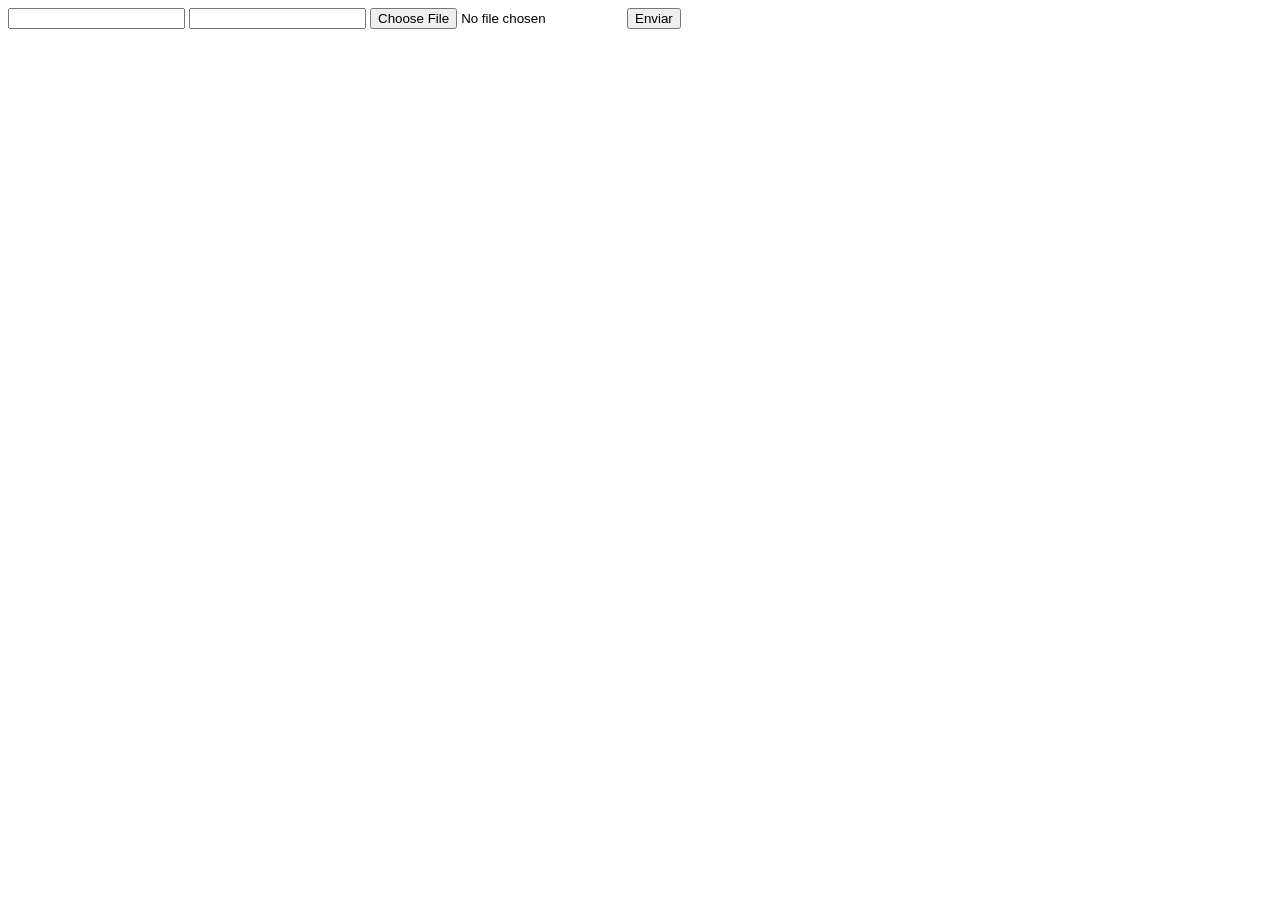
<file: DOCUMENTOS_DE_APOIO/exemplo_de_upload_de_arquivo/public/index.html>
<!DOCTYPE html>
<html lang="en">

<head>
  <meta charset="UTF-8">
  <meta http-equiv="X-UA-Compatible" content="IE=edge">
  <meta name="viewport" content="width=device-width, initial-scale=1.0">
  <title>Upload</title>
</head>

<body>

  <div>
    <input name="nome" id="nome" type="text" />
    <input name="email" id="email" type="url" />
    <input name="foto" id="foto" type="file" />
    <button onclick="enviar()">Enviar</button>
  </div>

  <div id="container"></div>
</body>

</html>

<script>
  function enviar() {
    const formData = new FormData();
    formData.append('foto', foto.files[0])
    formData.append('nome', nome.value)
    formData.append('email', email.value)

    fetch("/usuarios/cadastro", {
      method: "POST",
      body: formData
    })
      .then(res => {
        window.location = "./perfil.html"
      })
      .catch(err => {
        console.log(err);
      })
  }
</script>
</file>
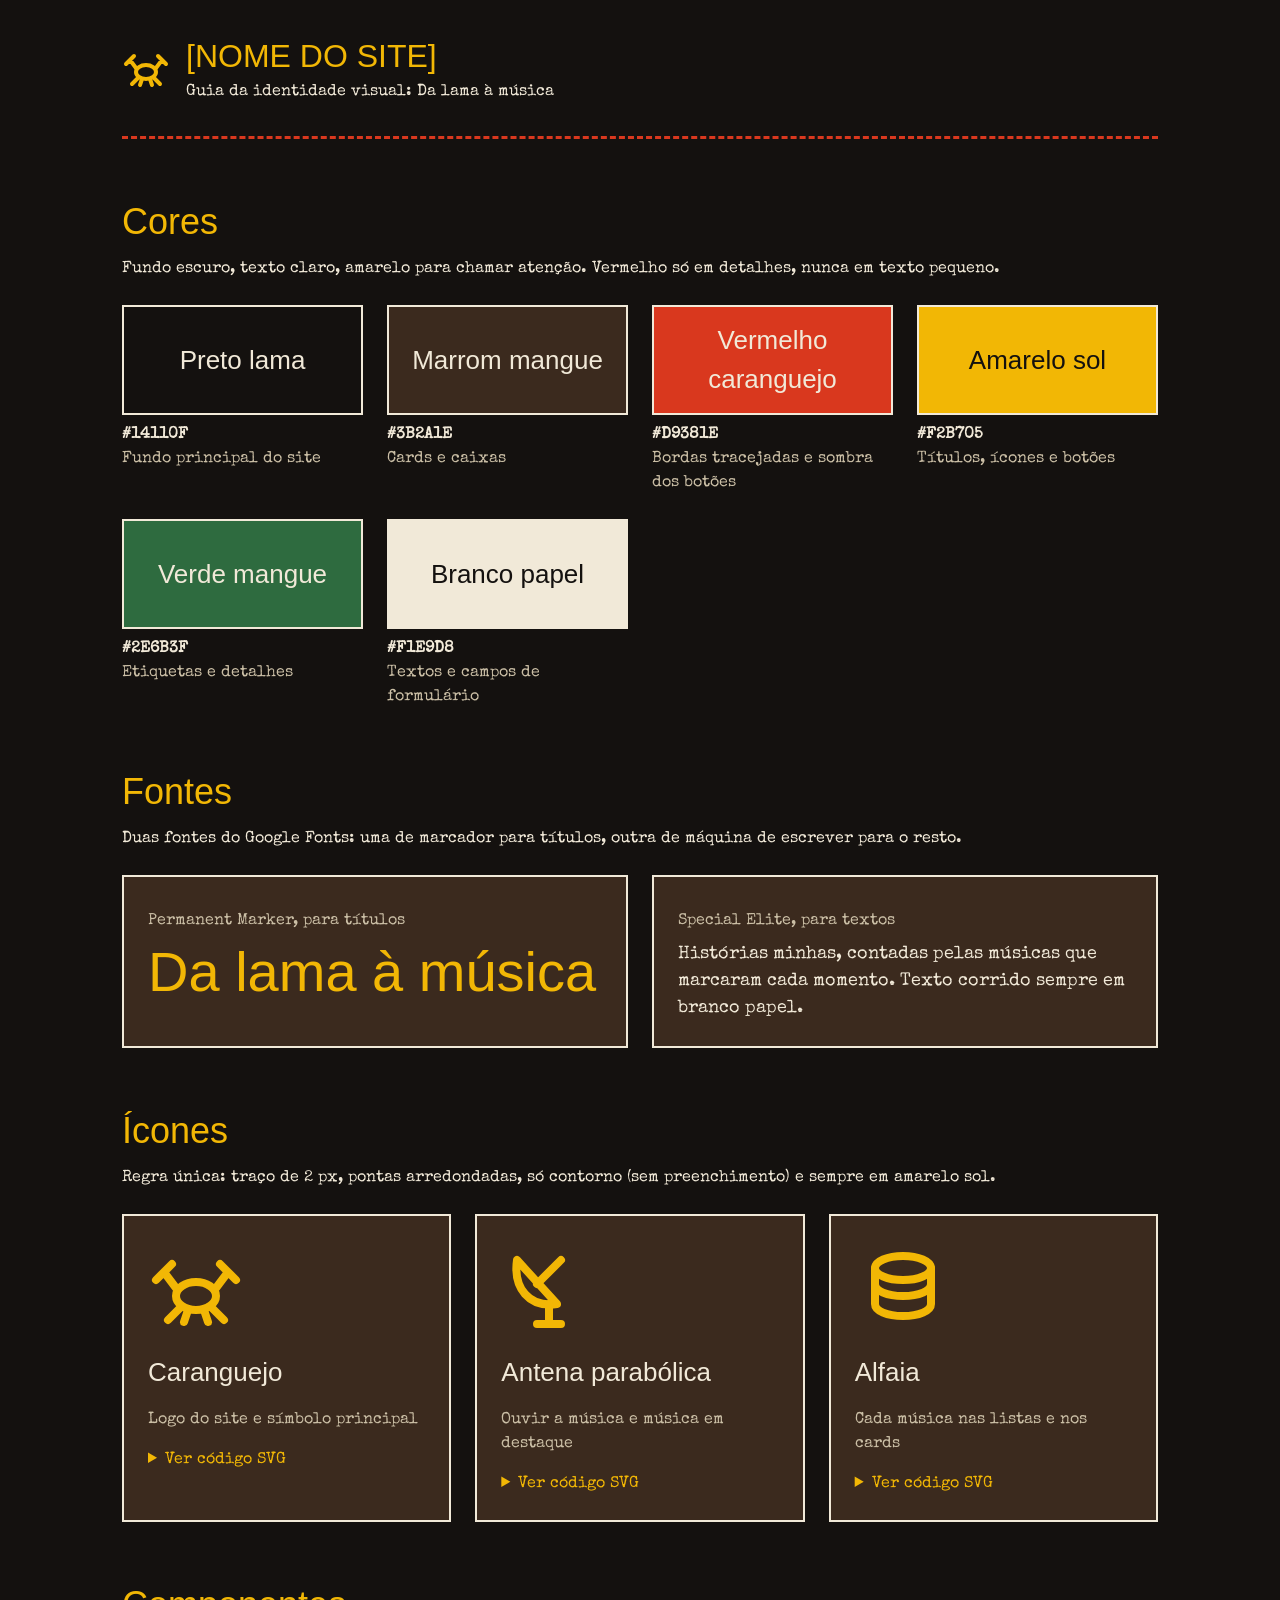
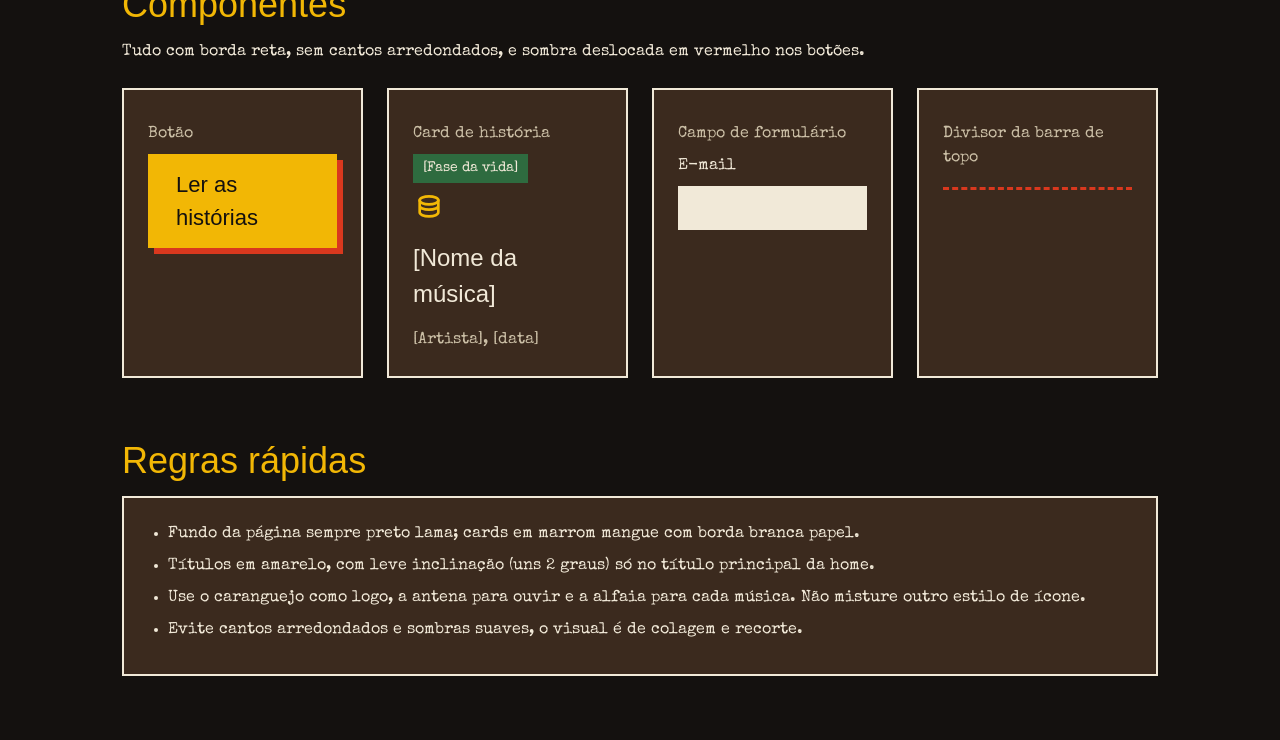
<file: public/identidade.html>
<!doctype html>
<html lang="pt-BR"><head><meta charset="utf-8"><meta name="viewport" content="width=device-width, initial-scale=1">
<title>Guia da identidade visual</title>
<link href="https://fonts.googleapis.com/css2?family=Permanent+Marker&family=Special+Elite&display=swap" rel="stylesheet">
<style>
:root{--preto:#14110F;--marrom:#3B2A1E;--vermelho:#D9381E;--amarelo:#F2B705;--verde:#2E6B3F;--papel:#F1E9D8}
*{box-sizing:border-box}
body{margin:0;background:var(--preto);color:var(--papel);font-family:'Special Elite','Courier New',monospace;line-height:1.5}
.w{max-width:1100px;margin:0 auto;padding:0 32px 64px}
.t{font-family:'Permanent Marker',Impact,sans-serif;font-weight:400;margin:0}
header{display:flex;align-items:center;gap:16px;padding:32px 0;border-bottom:3px dashed var(--vermelho);color:var(--amarelo)}
h2{font-family:'Permanent Marker',Impact,sans-serif;font-weight:400;color:var(--amarelo);font-size:36px;margin:56px 0 8px}
p.sub{margin:0 0 24px}
.g{display:grid;grid-template-columns:repeat(auto-fit,minmax(220px,1fr));gap:24px}
.sw{height:110px;display:flex;align-items:center;justify-content:center;font-size:26px;text-align:center;padding:8px;border:2px solid var(--papel)}
.cap{margin:8px 0 0;color:#CBBFA6}
.cap b{color:var(--papel)}
.c{background:var(--marrom);border:2px solid var(--papel);padding:24px;display:flex;flex-direction:column;gap:8px}
.c h3{font-size:26px}
.ib{color:var(--amarelo)}
details{margin-top:8px} summary{cursor:pointer;color:var(--amarelo)}
pre{white-space:pre-wrap;word-break:break-all;background:var(--preto);padding:12px;font-size:12px;margin:8px 0 0}
.b{display:inline-block;background:var(--amarelo);color:var(--preto);font-family:'Permanent Marker',Impact,sans-serif;font-size:22px;padding:14px 28px;border:0;box-shadow:6px 6px 0 var(--vermelho);text-decoration:none}
.tag{background:var(--verde);color:var(--papel);padding:4px 10px;display:inline-block;font-size:14px}
input{width:100%;min-height:44px;padding:12px;background:var(--papel);color:var(--preto);border:0;font-family:inherit;font-size:16px}
ul{padding-left:20px;margin:0} li{margin-bottom:8px}
</style></head><body><div class="w">
<header><svg viewBox="0 0 24 24" width="48" height="48" fill="none" stroke="currentColor" stroke-width="2" stroke-linecap="round" stroke-linejoin="round" aria-hidden="true"><ellipse cx="12" cy="14" rx="5" ry="3.5"/><path d="M7 12 4 8M4 8 2 10M4 8 6 6M17 12 20 8M20 8 22 10M20 8 18 6M8 17l-3 3M16 17l3 3M10 17.5l-1 3M14 17.5l1 3"/></svg><div><div class="t" style="font-size:32px">[NOME DO SITE]</div><div style="color:var(--papel)">Guia da identidade visual: Da lama à música</div></div></header>

<h2>Cores</h2><p class="sub">Fundo escuro, texto claro, amarelo para chamar atenção. Vermelho só em detalhes, nunca em texto pequeno.</p>
<div class="g"><div><div class="sw t" style="background:#14110F;color:#F1E9D8">Preto lama</div><p class="cap"><b>#14110F</b><br>Fundo principal do site</p></div><div><div class="sw t" style="background:#3B2A1E;color:#F1E9D8">Marrom mangue</div><p class="cap"><b>#3B2A1E</b><br>Cards e caixas</p></div><div><div class="sw t" style="background:#D9381E;color:#F1E9D8">Vermelho caranguejo</div><p class="cap"><b>#D9381E</b><br>Bordas tracejadas e sombra dos botões</p></div><div><div class="sw t" style="background:#F2B705;color:#14110F">Amarelo sol</div><p class="cap"><b>#F2B705</b><br>Títulos, ícones e botões</p></div><div><div class="sw t" style="background:#2E6B3F;color:#F1E9D8">Verde mangue</div><p class="cap"><b>#2E6B3F</b><br>Etiquetas e detalhes</p></div><div><div class="sw t" style="background:#F1E9D8;color:#14110F">Branco papel</div><p class="cap"><b>#F1E9D8</b><br>Textos e campos de formulário</p></div></div>

<h2>Fontes</h2><p class="sub">Duas fontes do Google Fonts: uma de marcador para títulos, outra de máquina de escrever para o resto.</p>
<div class="g"><div class="c"><span class="cap">Permanent Marker, para títulos</span><div class="t" style="font-size:56px;color:var(--amarelo);line-height:1.1">Da lama à música</div></div>
<div class="c"><span class="cap">Special Elite, para textos</span><p style="margin:0;font-size:18px">Histórias minhas, contadas pelas músicas que marcaram cada momento. Texto corrido sempre em branco papel.</p></div></div>

<h2>Ícones</h2><p class="sub">Regra única: traço de 2 px, pontas arredondadas, só contorno (sem preenchimento) e sempre em amarelo sol.</p>
<div class="g"><div class="c"><div class="ib"><svg viewBox="0 0 24 24" width="96" height="96" fill="none" stroke="currentColor" stroke-width="2" stroke-linecap="round" stroke-linejoin="round" aria-hidden="true"><ellipse cx="12" cy="14" rx="5" ry="3.5"/><path d="M7 12 4 8M4 8 2 10M4 8 6 6M17 12 20 8M20 8 22 10M20 8 18 6M8 17l-3 3M16 17l3 3M10 17.5l-1 3M14 17.5l1 3"/></svg></div><h3 class="t">Caranguejo</h3><p class="cap">Logo do site e símbolo principal</p><details><summary>Ver código SVG</summary><pre>&lt;svg xmlns=&quot;http://www.w3.org/2000/svg&quot; viewBox=&quot;0 0 24 24&quot; width=&quot;48&quot; height=&quot;48&quot; fill=&quot;none&quot; stroke=&quot;#F2B705&quot; stroke-width=&quot;2&quot; stroke-linecap=&quot;round&quot; stroke-linejoin=&quot;round&quot;&gt;&lt;ellipse cx=&quot;12&quot; cy=&quot;14&quot; rx=&quot;5&quot; ry=&quot;3.5&quot;/&gt;&lt;path d=&quot;M7 12 4 8M4 8 2 10M4 8 6 6M17 12 20 8M20 8 22 10M20 8 18 6M8 17l-3 3M16 17l3 3M10 17.5l-1 3M14 17.5l1 3&quot;/&gt;&lt;/svg&gt;</pre></details></div><div class="c"><div class="ib"><svg viewBox="0 0 24 24" width="96" height="96" fill="none" stroke="currentColor" stroke-width="2" stroke-linecap="round" stroke-linejoin="round" aria-hidden="true"><path d="M4 5c-1 7 3 12 10 11z"/><path d="M9 11l6-6M12 16v5M9 21h6"/></svg></div><h3 class="t">Antena parabólica</h3><p class="cap">Ouvir a música e música em destaque</p><details><summary>Ver código SVG</summary><pre>&lt;svg xmlns=&quot;http://www.w3.org/2000/svg&quot; viewBox=&quot;0 0 24 24&quot; width=&quot;48&quot; height=&quot;48&quot; fill=&quot;none&quot; stroke=&quot;#F2B705&quot; stroke-width=&quot;2&quot; stroke-linecap=&quot;round&quot; stroke-linejoin=&quot;round&quot;&gt;&lt;path d=&quot;M4 5c-1 7 3 12 10 11z&quot;/&gt;&lt;path d=&quot;M9 11l6-6M12 16v5M9 21h6&quot;/&gt;&lt;/svg&gt;</pre></details></div><div class="c"><div class="ib"><svg viewBox="0 0 24 24" width="96" height="96" fill="none" stroke="currentColor" stroke-width="2" stroke-linecap="round" stroke-linejoin="round" aria-hidden="true"><ellipse cx="12" cy="7" rx="7" ry="3"/><path d="M5 7v9c0 1.7 3 3 7 3s7-1.3 7-3V7M5 11c0 1.7 3 3 7 3s7-1.3 7-3"/></svg></div><h3 class="t">Alfaia</h3><p class="cap">Cada música nas listas e nos cards</p><details><summary>Ver código SVG</summary><pre>&lt;svg xmlns=&quot;http://www.w3.org/2000/svg&quot; viewBox=&quot;0 0 24 24&quot; width=&quot;48&quot; height=&quot;48&quot; fill=&quot;none&quot; stroke=&quot;#F2B705&quot; stroke-width=&quot;2&quot; stroke-linecap=&quot;round&quot; stroke-linejoin=&quot;round&quot;&gt;&lt;ellipse cx=&quot;12&quot; cy=&quot;7&quot; rx=&quot;7&quot; ry=&quot;3&quot;/&gt;&lt;path d=&quot;M5 7v9c0 1.7 3 3 7 3s7-1.3 7-3V7M5 11c0 1.7 3 3 7 3s7-1.3 7-3&quot;/&gt;&lt;/svg&gt;</pre></details></div></div>

<h2>Componentes</h2><p class="sub">Tudo com borda reta, sem cantos arredondados, e sombra deslocada em vermelho nos botões.</p>
<div class="g"><div class="c" style="align-items:flex-start"><span class="cap">Botão</span><a class="b" href="#">Ler as histórias</a></div>
<div class="c" style="align-items:flex-start"><span class="cap">Card de história</span><span class="tag">[Fase da vida]</span><div class="ib"><svg viewBox="0 0 24 24" width="32" height="32" fill="none" stroke="currentColor" stroke-width="2" stroke-linecap="round" stroke-linejoin="round" aria-hidden="true"><ellipse cx="12" cy="7" rx="7" ry="3"/><path d="M5 7v9c0 1.7 3 3 7 3s7-1.3 7-3V7M5 11c0 1.7 3 3 7 3s7-1.3 7-3"/></svg></div><div class="t" style="font-size:24px">[Nome da música]</div><span class="cap">[Artista], [data]</span></div>
<div class="c"><span class="cap">Campo de formulário</span><label for="e">E-mail</label><input id="e" type="text"></div>
<div class="c"><span class="cap">Divisor da barra de topo</span><div style="border-bottom:3px dashed var(--vermelho);height:12px"></div></div></div>

<h2>Regras rápidas</h2>
<div class="c"><ul><li>Fundo da página sempre preto lama; cards em marrom mangue com borda branca papel.</li><li>Títulos em amarelo, com leve inclinação (uns 2 graus) só no título principal da home.</li><li>Use o caranguejo como logo, a antena para ouvir e a alfaia para cada música. Não misture outro estilo de ícone.</li><li>Evite cantos arredondados e sombras suaves, o visual é de colagem e recorte.</li></ul></div>
</div></body></html>
</file>
